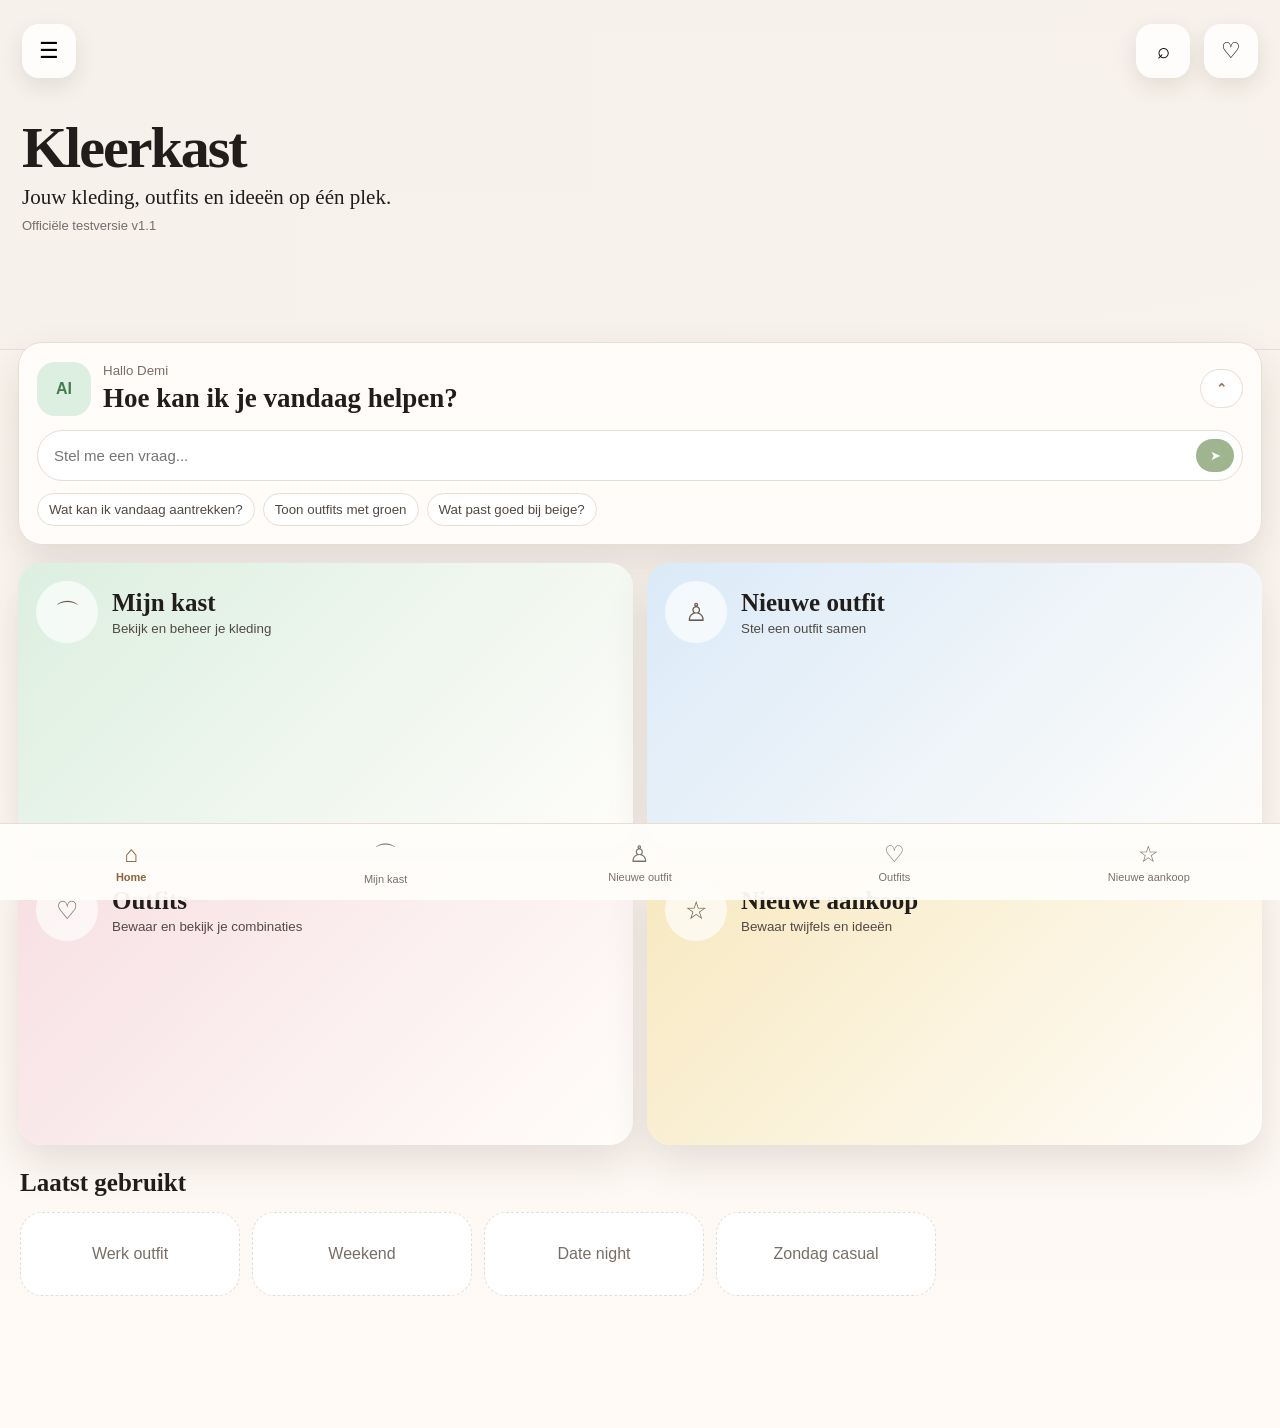
<file: index.html>
<!doctype html>
<html lang="nl">
<head>
  <meta charset="utf-8">
  <meta name="viewport" content="width=device-width,initial-scale=1,viewport-fit=cover">
  <title>Kleerkast v1.1</title>
  <link rel="stylesheet" href="style.css">
</head>
<body>
  <div class="hero">
    <div class="topbar">
      <button class="iconbtn" id="settingsBtn">☰</button>
      <div class="righticons"><button class="iconbtn">⌕</button><button class="iconbtn">♡</button></div>
    </div>
    <h1>Kleerkast</h1>
    <p class="tagline">Jouw kleding, outfits en ideeën op één plek.</p>
    <div class="version">Officiële testversie v1.1</div>
  </div>

  <main>
    <section id="home" class="screen active">
      <div class="assistant" id="assistantBox">
        <div class="assistant-head">
          <div class="bot">AI</div>
          <div class="assistant-title"><small>Hallo Demi</small><h2>Hoe kan ik je vandaag helpen?</h2></div>
          <button class="btn light" id="toggleAssistant">⌃</button>
        </div>
        <div class="assistant-body">
          <div class="ask"><input placeholder="Stel me een vraag..."><button class="send">➤</button></div>
          <div class="chips"><button class="chip">Wat kan ik vandaag aantrekken?</button><button class="chip">Toon outfits met groen</button><button class="chip">Wat past goed bij beige?</button></div>
        </div>
      </div>
      <div class="cards">
        <button class="homecard green" data-screen="closet"><div class="head"><div class="circle">⌒</div><div><h3>Mijn kast</h3><p>Bekijk en beheer je kleding</p></div></div><div class="photo closet"></div></button>
        <button class="homecard blue" data-screen="outfit"><div class="head"><div class="circle">♙</div><div><h3>Nieuwe outfit</h3><p>Stel een outfit samen</p></div></div><div class="photo design"></div></button>
        <button class="homecard pink" data-screen="saved"><div class="head"><div class="circle">♡</div><div><h3>Outfits</h3><p>Bewaar en bekijk je combinaties</p></div></div><div class="photo outfits"></div></button>
        <button class="homecard yellow" data-screen="wish"><div class="head"><div class="circle">☆</div><div><h3>Nieuwe aankoop</h3><p>Bewaar twijfels en ideeën</p></div></div><div class="photo purchase"></div></button>
      </div>
      <div class="section"><h2>Laatst gebruikt</h2></div><div id="recentRow" class="row compact"></div>
    </section>

    <section id="closet" class="screen">
      <div class="panel greenpanel"><h2>Mijn kast</h2><p>Voeg foto’s toe per categorie.</p><div class="actions"><button class="btn" id="addCategoryFromClosetBtn">Categorie toevoegen</button><button class="btn light" data-screen="settings">Beheer categorieën</button></div></div>
      <div id="closetList"></div>
    </section>

    <section id="outfit" class="screen">
      <div class="panel bluepanel"><h2>Nieuwe outfit</h2><p>Tik op een foto. De gekozen stukken worden opgebouwd als outfit.</p>
        <div class="stacked-outfit"><div class="stack-slot" id="stack-tops">Top</div><div class="stack-slot" id="stack-bottoms">Onderstuk</div><div class="stack-slot" id="stack-shoes">Schoenen</div><div class="stack-slot" id="stack-bags">Tas</div></div>
        <div class="actions"><button class="btn" id="saveOutfitBtn">Outfit bewaren</button><button class="btn light" id="clearBtn">Wissen</button></div>
      </div><div id="outfitRows"></div>
    </section>

    <section id="saved" class="screen"><div class="panel pinkpanel"><h2>Outfits</h2><p>Hier staan je bewaarde combinaties.</p></div><div id="savedList"></div></section>
    <section id="wish" class="screen"><div class="panel yellowpanel"><h2>Nieuwe aankoop</h2><p>Bewaar foto’s van kleding die je misschien wilt kopen.</p></div><div class="section"><h2>Twijfels</h2><button class="btn" id="wishBtn">Foto toevoegen</button></div><input id="file-wishitems" type="file" accept="image/*"><div id="wishRow" class="row"></div></section>
    <section id="settings" class="screen"><div class="panel"><h2>Instellingen</h2><p>Naam wijzigen, volgorde aanpassen of verwijderen.</p></div><button class="btn" id="addCategoryBtn">Nieuwe categorie toevoegen</button><div class="spacer"></div><div id="categoryList"></div></section>
  </main>

  <nav><button class="nav active" data-screen="home"><span>⌂</span>Home</button><button class="nav" data-screen="closet"><span>⌒</span>Mijn kast</button><button class="nav" data-screen="outfit"><span>♙</span>Nieuwe outfit</button><button class="nav" data-screen="saved"><span>♡</span>Outfits</button><button class="nav" data-screen="wish"><span>☆</span>Nieuwe aankoop</button></nav>
  <script src="app.js"></script>
</body>
</html>
</file>
<file: style.css>
:root{--bg:#f6f1eb;--card:#fffdfa;--text:#211d1a;--muted:#776e66;--line:#e7ddd3;--blue:#dbeaf8;--green:#dcefe0;--pink:#f7dfe3;--yellow:#f7e8bf;--brown:#98714e;--shadow:0 18px 40px rgba(61,43,31,.13)}*{box-sizing:border-box}body{margin:0;font-family:-apple-system,BlinkMacSystemFont,"Segoe UI",Arial,sans-serif;background:linear-gradient(180deg,#f7f1ea,#fffaf5);color:var(--text);padding-bottom:92px}.hero{min-height:350px;padding:24px 22px 20px;background:linear-gradient(90deg,rgba(246,241,235,.98) 0%,rgba(246,241,235,.84) 42%,rgba(246,241,235,.35) 100%),url("https://images.unsplash.com/photo-1558769132-cb1aea458c5e?auto=format&fit=crop&w=1600&q=80");background-size:cover;background-position:center right;border-bottom:1px solid var(--line)}.topbar{display:flex;justify-content:space-between}.righticons{display:flex;gap:14px}.iconbtn{width:54px;height:54px;border:0;border-radius:17px;background:rgba(255,255,255,.88);box-shadow:0 8px 22px rgba(60,40,30,.10);font-size:22px}h1{font-family:Georgia,serif;font-size:58px;line-height:.95;margin:42px 0 10px;letter-spacing:-2px}.tagline{font-family:Georgia,serif;font-size:21px;margin:0}.version{color:var(--muted);font-size:13px;margin-top:8px}main{padding:0 18px 24px;margin-top:-8px}.screen{display:none}.screen.active{display:block}.assistant,.panel,.piece,.catrow,.homecard{background:var(--card);border-radius:24px;box-shadow:var(--shadow)}.assistant{background:rgba(255,253,250,.93);padding:18px;margin-bottom:18px;border:1px solid var(--line)}.assistant-head{display:flex;align-items:center;gap:12px}.assistant-title{flex:1}.bot{width:54px;height:54px;border-radius:18px;background:var(--green);display:flex;align-items:center;justify-content:center;color:#477b50;font-weight:900}.assistant h2{font-family:Georgia,serif;font-size:27px;margin:4px 0 2px}.assistant small,.panel p{color:var(--muted)}.assistant-body{margin-top:14px}.assistant.collapsed .assistant-body{display:none}.ask{display:flex;gap:8px;background:#fff;border:1px solid var(--line);border-radius:999px;padding:8px;margin-bottom:12px}.ask input{flex:1;border:0;outline:0;font-size:15px;background:transparent;padding:8px}.send{border:0;background:#9fb58f;color:white;border-radius:999px;width:38px}.chips{display:flex;gap:8px;flex-wrap:wrap}.chip{border:1px solid var(--line);background:#fff;border-radius:999px;padding:8px 11px;color:#504943}.cards{display:grid;grid-template-columns:1fr 1fr;gap:14px}.homecard{border:0;padding:18px;text-align:left;overflow:hidden;color:var(--text);min-height:270px}.homecard.blue,.bluepanel{background:linear-gradient(135deg,var(--blue),#fffdfa)}.homecard.green,.greenpanel{background:linear-gradient(135deg,var(--green),#fffdfa)}.homecard.pink,.pinkpanel{background:linear-gradient(135deg,var(--pink),#fffdfa)}.homecard.yellow,.yellowpanel{background:linear-gradient(135deg,var(--yellow),#fffdfa)}.head{display:flex;gap:14px;align-items:center}.circle{width:62px;height:62px;border-radius:50%;display:flex;align-items:center;justify-content:center;font-size:25px;background:rgba(255,255,255,.68);color:#6b5a4b}.homecard h3,.section h2,.panel h2{font-family:Georgia,serif}.homecard h3{font-size:25px;margin:0 0 4px}.homecard p{margin:0;color:#514a44}.photo{height:170px;border-radius:17px;margin-top:16px;background-size:cover;background-position:center}.photo.design{background-image:url("https://images.unsplash.com/photo-1523381210434-271e8be1f52b?auto=format&fit=crop&w=900&q=80")}.photo.closet{background-image:url("https://images.unsplash.com/photo-1496747611176-843222e1e57c?auto=format&fit=crop&w=900&q=80")}.photo.outfits{background-image:url("https://images.unsplash.com/photo-1529139574466-a303027c1d8b?auto=format&fit=crop&w=900&q=80")}.photo.purchase{background-image:url("https://images.unsplash.com/photo-1483985988355-763728e1935b?auto=format&fit=crop&w=900&q=80")}.section{display:flex;justify-content:space-between;align-items:center;margin:24px 2px 12px}.section h2{font-size:25px;margin:0}.panel{padding:18px;margin-bottom:16px}.panel h2{font-size:28px;margin:0 0 8px}.btn{border:0;background:var(--brown);color:#fff;border-radius:999px;padding:11px 15px;font-weight:800}.btn.light{background:#fff;color:var(--brown);border:1px solid var(--line)}.row{display:flex;gap:12px;overflow-x:auto;padding:10px 38%;scroll-snap-type:x mandatory}.row.compact{padding:3px 2px 16px}.piece{min-width:150px;padding:10px;scroll-snap-align:center;transition:.25s;opacity:.62}.piece.active{transform:scale(1.16);opacity:1;box-shadow:0 20px 45px rgba(61,43,31,.22);z-index:2}.piece img{width:100%;height:185px;object-fit:cover;border-radius:18px;background:#efe4dc;display:block}.delete{width:100%;margin-top:8px;border:0;background:#f2e7dd;color:#6f5140;border-radius:999px;padding:8px 10px;font-weight:800}.empty{min-width:210px;border:1px dashed var(--line);border-radius:22px;padding:32px 16px;color:var(--muted);text-align:center;background:#fff}.stacked-outfit{margin-top:14px;display:flex;flex-direction:column;align-items:center;background:rgba(255,255,255,.6);border:1px solid var(--line);border-radius:24px;padding:16px}.stack-slot{width:230px;min-height:92px;border-radius:18px;background:#fff;border:1px solid var(--line);display:flex;align-items:center;justify-content:center;color:var(--muted);overflow:hidden;margin-top:-5px}.stack-slot:first-child{margin-top:0}.stack-slot img{width:100%;object-fit:cover}.stack-slot#stack-tops img{height:150px}.stack-slot#stack-bottoms img{height:170px}.stack-slot#stack-shoes img,.stack-slot#stack-bags img{height:105px}.actions{display:flex;gap:8px;margin-top:12px;flex-wrap:wrap}.catrow{display:flex;align-items:center;justify-content:space-between;padding:15px;margin-bottom:10px;gap:10px}.dot{width:34px;height:34px;border-radius:12px;margin-right:12px}.catleft{display:flex;align-items:center;font-weight:700}.cat-actions{display:flex;gap:6px;flex-wrap:wrap;justify-content:flex-end}.mini{border:0;background:#f2e7dd;color:#6f5140;border-radius:999px;padding:7px 9px;font-weight:700}.spacer{height:14px}nav{position:fixed;left:0;right:0;bottom:0;background:rgba(255,253,250,.95);border-top:1px solid var(--line);display:grid;grid-template-columns:repeat(5,1fr);padding:8px 4px calc(8px + env(safe-area-inset-bottom));z-index:10}nav button{border:0;background:transparent;color:#79716a;font-size:11px;padding:7px 2px}nav span{display:block;font-size:23px;margin-bottom:3px}nav button.active{color:#8b633d;font-weight:900}input[type=file]{display:none}@media(max-width:700px){h1{font-size:46px}.hero{min-height:330px}.cards{grid-template-columns:1fr}.homecard{min-height:240px}.row{padding:10px 30%}.row.compact{padding:3px 2px 16px}.piece{min-width:145px}}
</file>
